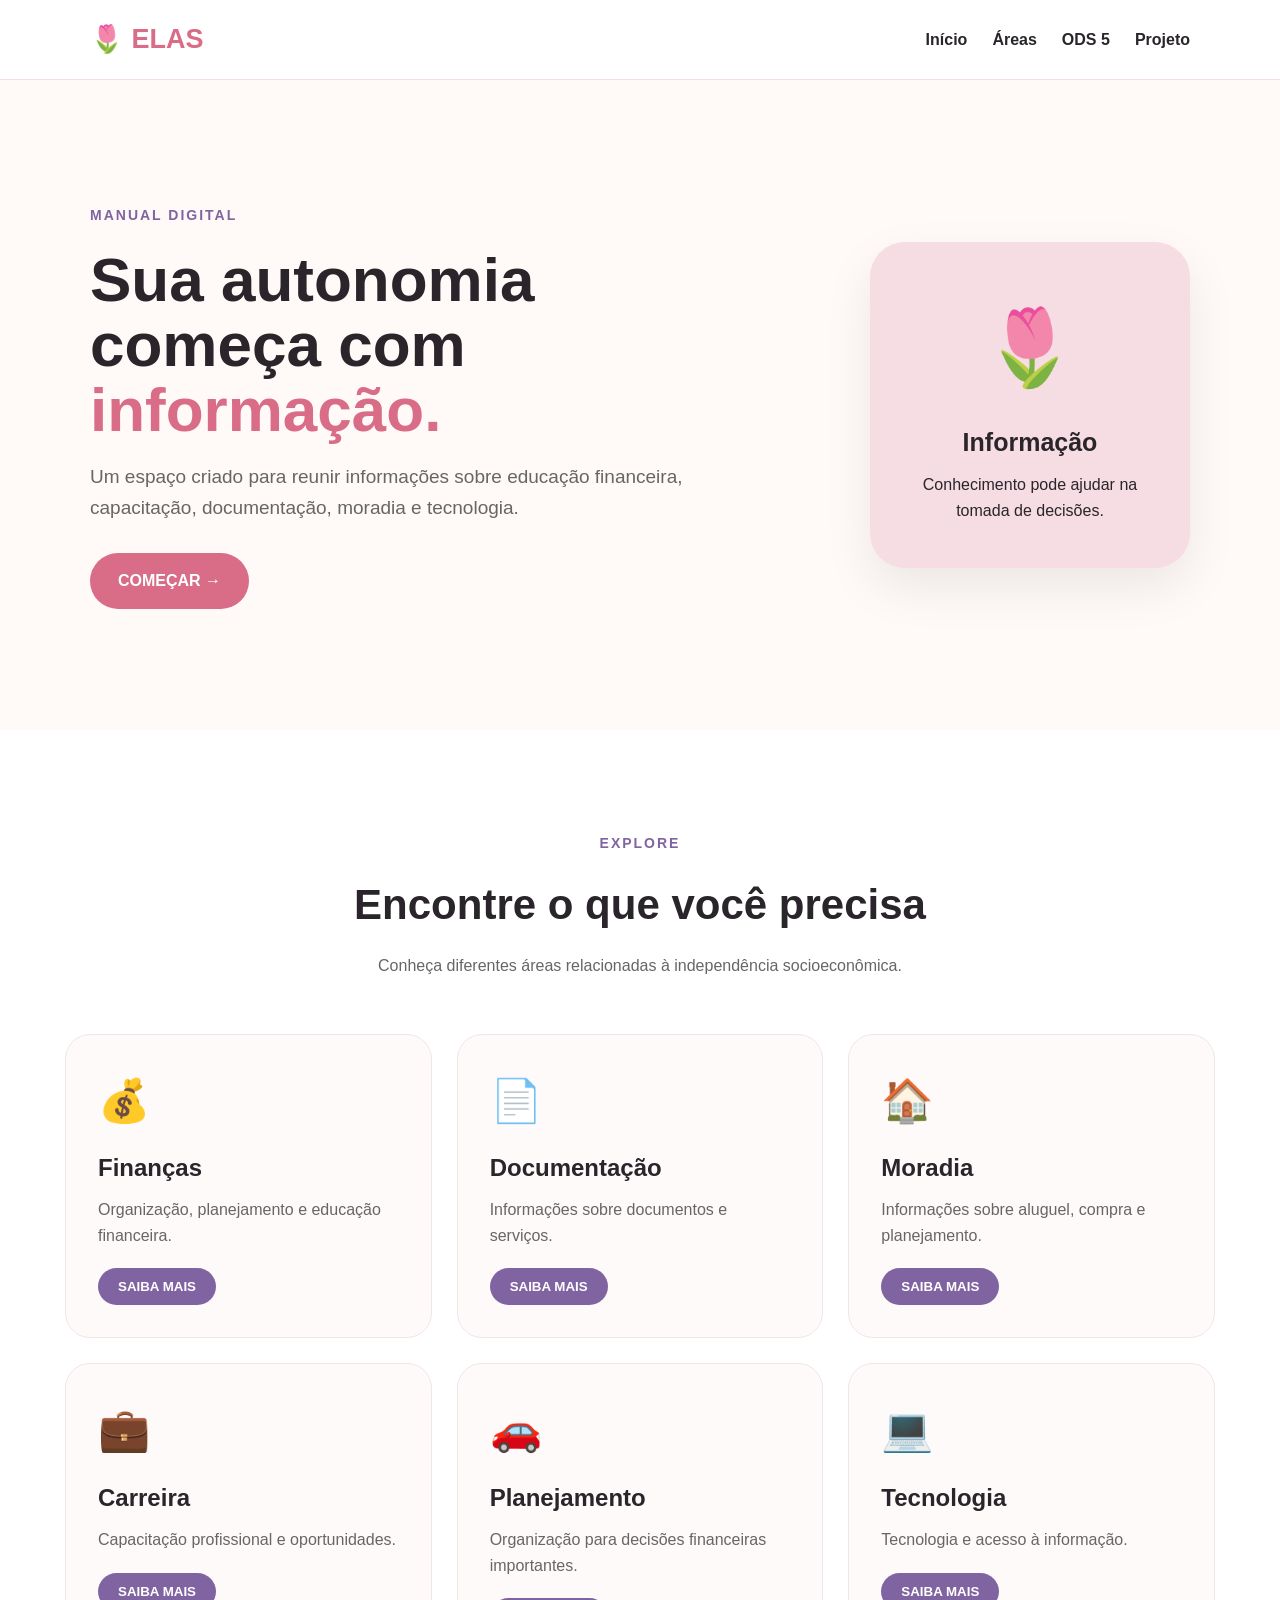
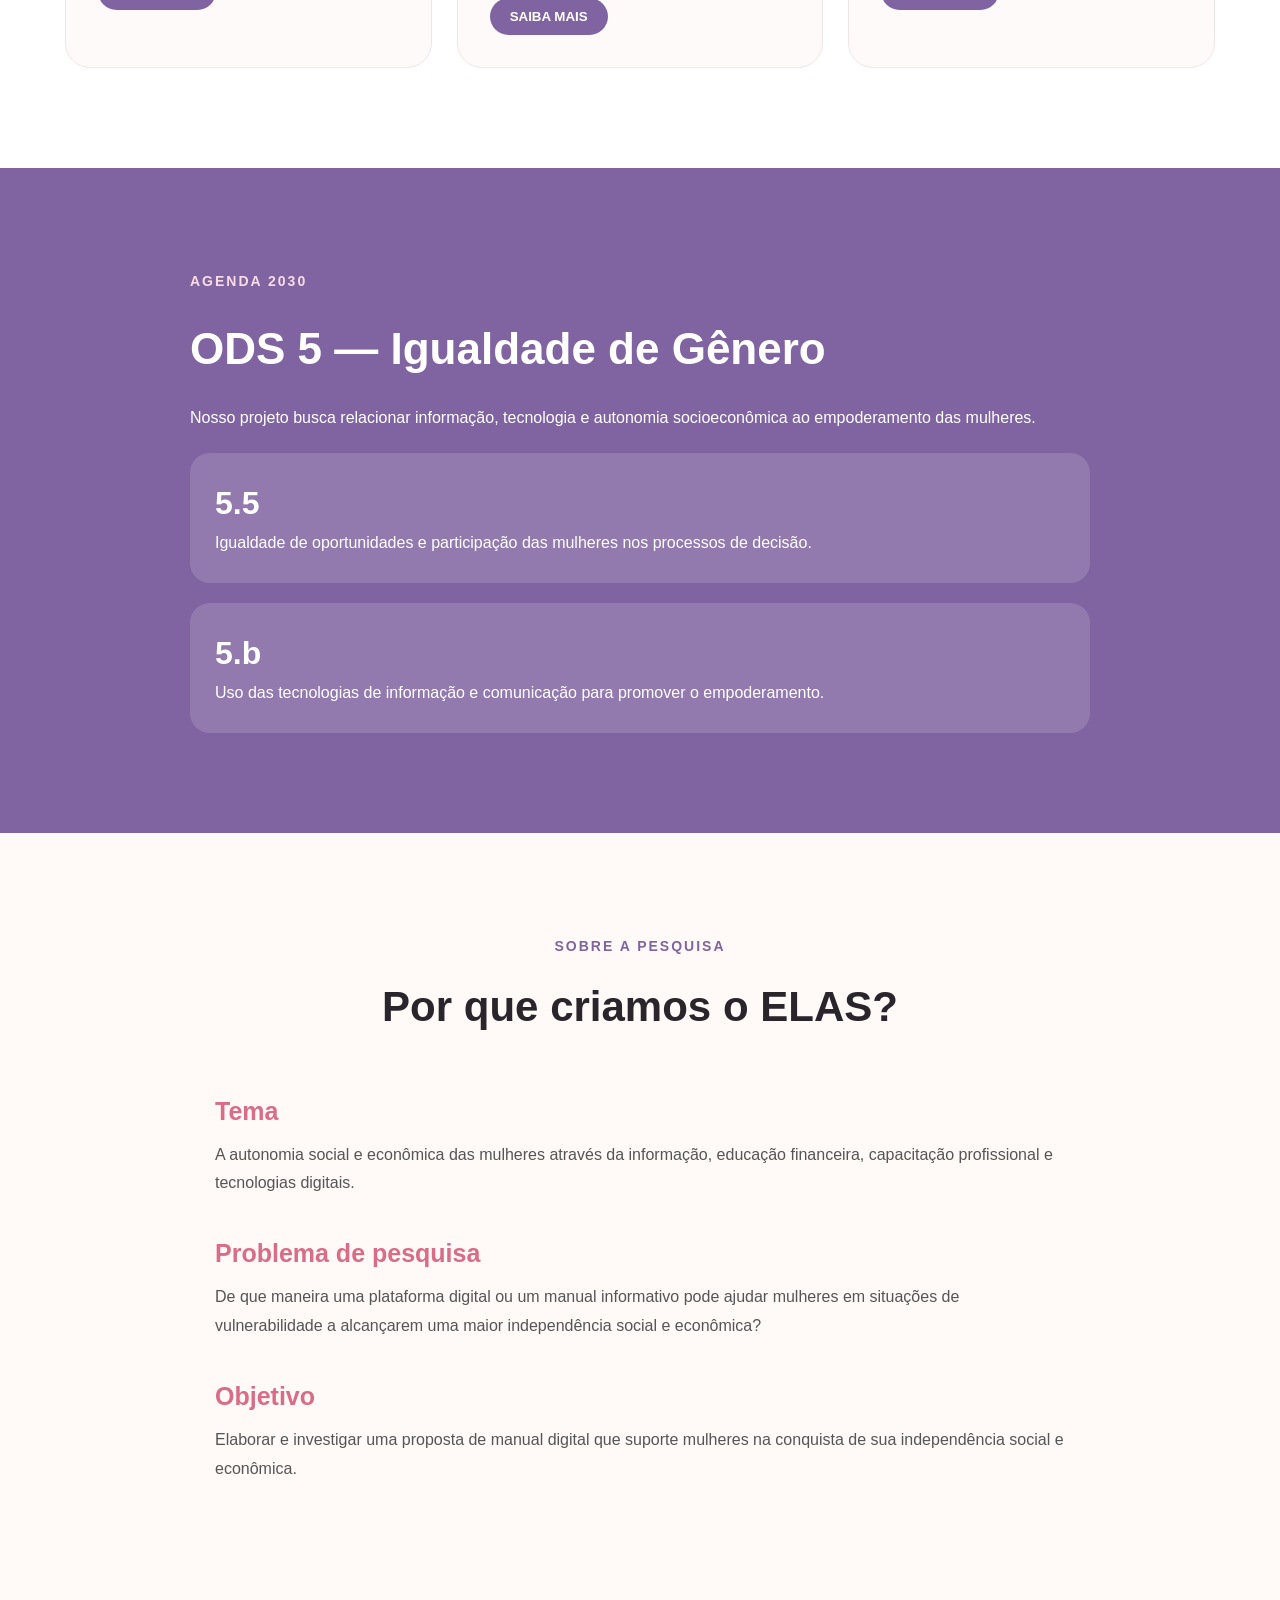
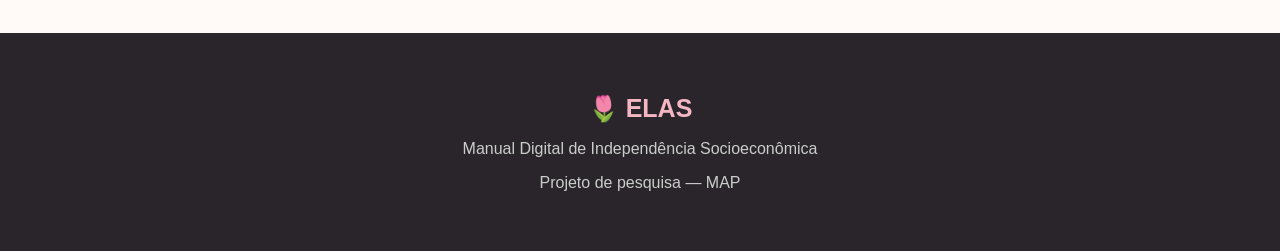
<file: index.html>
<!DOCTYPE html>
<html lang="pt-BR">

<head>
    <meta charset="UTF-8">
    <meta name="viewport" content="width=device-width, initial-scale=1.0">

    <title>ELAS | Independência Socioeconômica</title>

    <link rel="stylesheet" href="style.css">
</head>

<body>

    <header>
        <nav class="navbar">

            <div class="logo">
                🌷 ELAS
            </div>

            <div class="menu">
                <a href="#inicio">Início</a>
                <a href="#areas">Áreas</a>
                <a href="#ods">ODS 5</a>
                <a href="#projeto">Projeto</a>
            </div>

        </nav>
    </header>


    <main>

        <section id="inicio" class="hero">

            <div class="hero-text">

                <span class="tag">
                    MANUAL DIGITAL
                </span>

                <h1>
                    Sua autonomia
                    começa com
                    <span>informação.</span>
                </h1>

                <p>
                    Um espaço criado para reunir informações
                    sobre educação financeira, capacitação,
                    documentação, moradia e tecnologia.
                </p>

                <a href="#areas" class="button">
                    COMEÇAR →
                </a>

            </div>

            <div class="hero-card">

                <div class="flower">
                    🌷
                </div>

                <h3>
                    Informação
                </h3>

                <p>
                    Conhecimento pode ajudar
                    na tomada de decisões.
                </p>

            </div>

        </section>


        <section id="areas" class="areas">

            <div class="section-title">

                <span>EXPLORE</span>

                <h2>
                    Encontre o que você precisa
                </h2>

                <p>
                    Conheça diferentes áreas relacionadas
                    à independência socioeconômica.
                </p>

            </div>


            <div class="cards">

                <article class="card">

                    <div class="icon">💰</div>

                    <h3>Finanças</h3>

                    <p>
                        Organização, planejamento
                        e educação financeira.
                    </p>

                    <button onclick="mostrarMensagem('Finanças')">
                        SAIBA MAIS
                    </button>

                </article>


                <article class="card">

                    <div class="icon">📄</div>

                    <h3>Documentação</h3>

                    <p>
                        Informações sobre documentos
                        e serviços.
                    </p>

                    <button onclick="mostrarMensagem('Documentação')">
                        SAIBA MAIS
                    </button>

                </article>


                <article class="card">

                    <div class="icon">🏠</div>

                    <h3>Moradia</h3>

                    <p>
                        Informações sobre aluguel,
                        compra e planejamento.
                    </p>

                    <button onclick="mostrarMensagem('Moradia')">
                        SAIBA MAIS
                    </button>

                </article>


                <article class="card">

                    <div class="icon">💼</div>

                    <h3>Carreira</h3>

                    <p>
                        Capacitação profissional
                        e oportunidades.
                    </p>

                    <button onclick="mostrarMensagem('Carreira')">
                        SAIBA MAIS
                    </button>

                </article>


                <article class="card">

                    <div class="icon">🚗</div>

                    <h3>Planejamento</h3>

                    <p>
                        Organização para decisões
                        financeiras importantes.
                    </p>

                    <button onclick="mostrarMensagem('Planejamento')">
                        SAIBA MAIS
                    </button>

                </article>


                <article class="card">

                    <div class="icon">💻</div>

                    <h3>Tecnologia</h3>

                    <p>
                        Tecnologia e acesso
                        à informação.
                    </p>

                    <button onclick="mostrarMensagem('Tecnologia')">
                        SAIBA MAIS
                    </button>

                </article>

            </div>

        </section>


        <section id="ods" class="ods">

            <div>

                <span class="tag">
                    AGENDA 2030
                </span>

                <h2>
                    ODS 5 — Igualdade de Gênero
                </h2>

                <p>
                    Nosso projeto busca relacionar informação,
                    tecnologia e autonomia socioeconômica
                    ao empoderamento das mulheres.
                </p>

                <div class="ods-box">

                    <strong>5.5</strong>

                    <p>
                        Igualdade de oportunidades e participação
                        das mulheres nos processos de decisão.
                    </p>

                </div>

                <div class="ods-box">

                    <strong>5.b</strong>

                    <p>
                        Uso das tecnologias de informação e
                        comunicação para promover o empoderamento.
                    </p>

                </div>

            </div>

        </section>


        <section id="projeto" class="project">

            <div class="section-title">

                <span>SOBRE A PESQUISA</span>

                <h2>
                    Por que criamos o ELAS?
                </h2>

            </div>


            <div class="project-text">

                <h3> Tema </h3>

                <p>
                    A autonomia social e econômica das mulheres
                    através da informação, educação financeira,
                    capacitação profissional e tecnologias digitais.
                </p>


                <h3> Problema de pesquisa </h3>

                <p>
                    De que maneira uma plataforma digital ou
                    um manual informativo pode ajudar mulheres
                    em situações de vulnerabilidade a alcançarem
                    uma maior independência social e econômica?
                </p>


                <h3> Objetivo </h3>

                <p>
                    Elaborar e investigar uma proposta de manual
                    digital que suporte mulheres na conquista
                    de sua independência social e econômica.
                </p>

            </div>

        </section>

    </main>


    <footer>

        <h3>🌷 ELAS</h3>

        <p>
            Manual Digital de Independência Socioeconômica
        </p>

        <p>
            Projeto de pesquisa — MAP
        </p>

    </footer>


    <script src="script.js"></script>

</body>

</html>
</file>
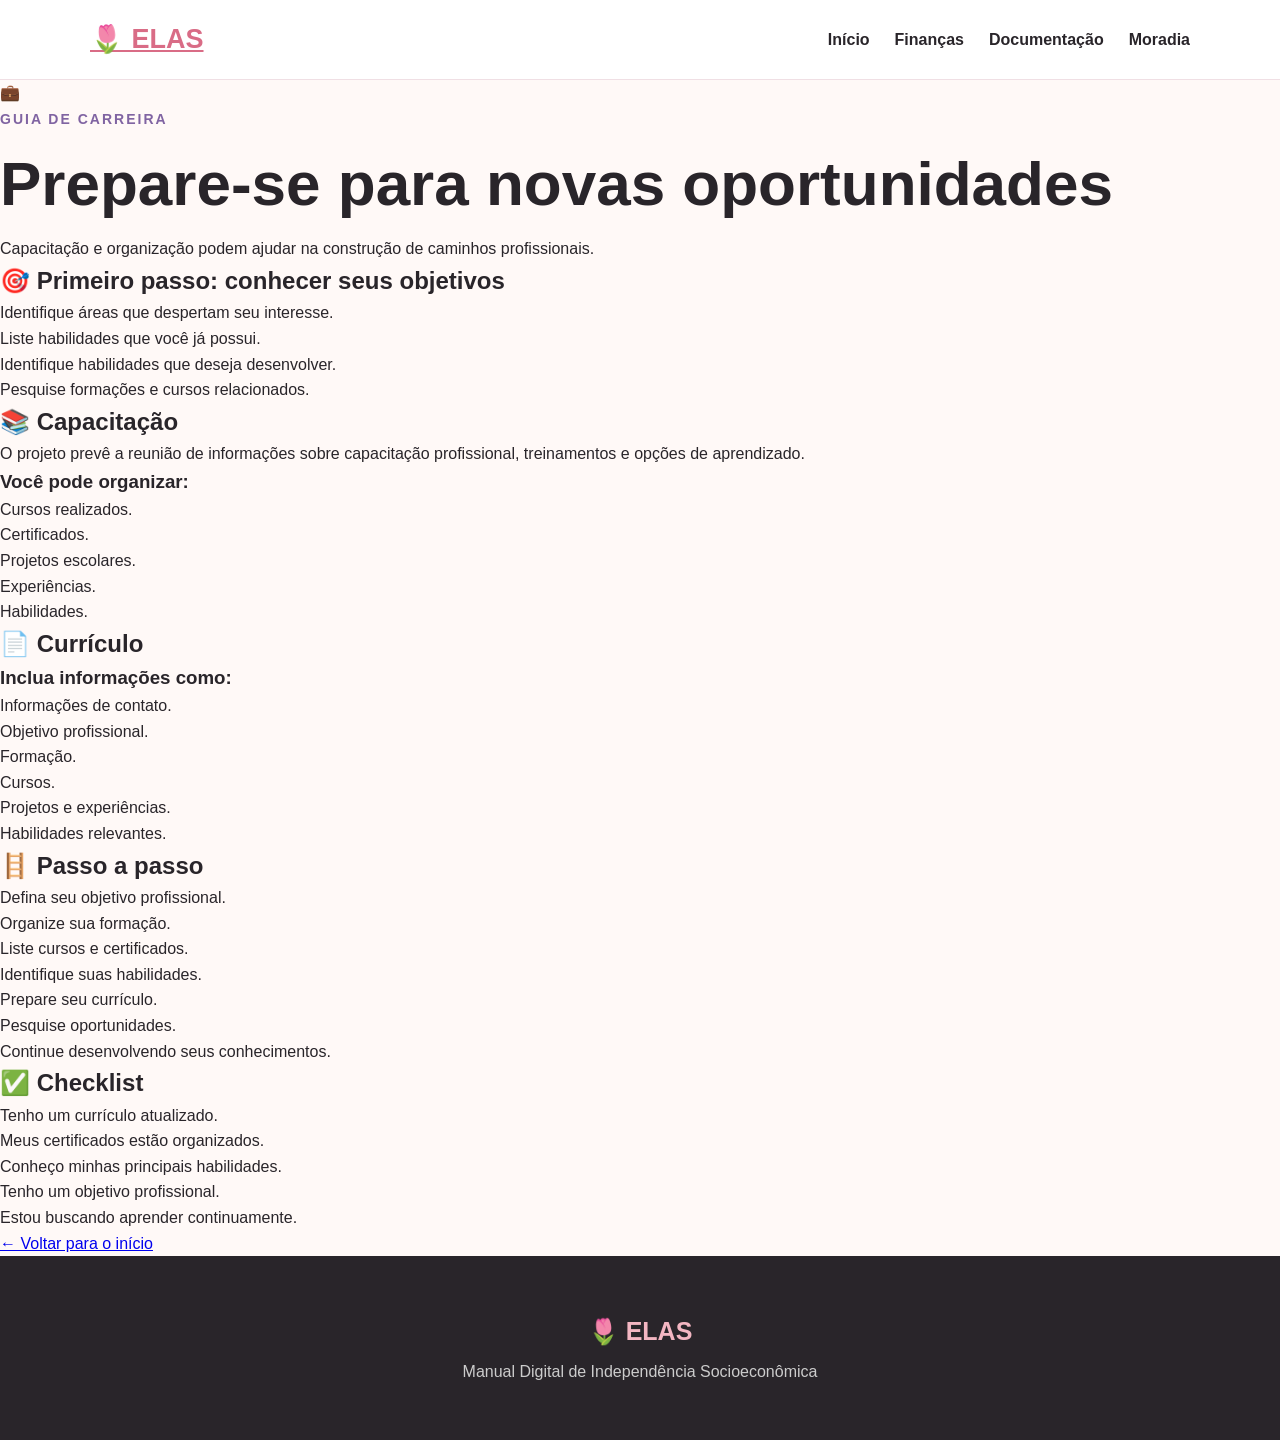
<file: carreira.html>
<!DOCTYPE html>
<html lang="pt-BR">

<head>
<meta charset="UTF-8">
<meta name="viewport" content="width=device-width, initial-scale=1.0">
<title>ELAS | Carreira</title>
<link rel="stylesheet" href="style.css">
</head>

<body>

<header>
<nav class="navbar">

<a href="index.html" class="logo">🌷 ELAS</a>

<div class="menu">
<a href="index.html">Início</a>
<a href="financas.html">Finanças</a>
<a href="documentacao.html">Documentação</a>
<a href="moradia.html">Moradia</a>
</div>

</nav>
</header>


<section class="page-hero">

<div class="icon-large">💼</div>

<span class="tag">GUIA DE CARREIRA</span>

<h1>Prepare-se para novas oportunidades</h1>

<p>
Capacitação e organização podem ajudar na construção
de caminhos profissionais.
</p>

</section>


<main class="guide">

<section class="guide-section">

<h2>🎯 Primeiro passo: conhecer seus objetivos</h2>

<ul>

<li>Identifique áreas que despertam seu interesse.</li>

<li>Liste habilidades que você já possui.</li>

<li>Identifique habilidades que deseja desenvolver.</li>

<li>Pesquise formações e cursos relacionados.</li>

</ul>

</section>


<section class="guide-section">

<h2>📚 Capacitação</h2>

<p>
O projeto prevê a reunião de informações sobre
capacitação profissional, treinamentos e opções
de aprendizado. 
</p>

<h3>Você pode organizar:</h3>

<ul>

<li>Cursos realizados.</li>

<li>Certificados.</li>

<li>Projetos escolares.</li>

<li>Experiências.</li>

<li>Habilidades.</li>

</ul>

</section>


<section class="guide-section">

<h2>📄 Currículo</h2>

<h3>Inclua informações como:</h3>

<ul>

<li>Informações de contato.</li>

<li>Objetivo profissional.</li>

<li>Formação.</li>

<li>Cursos.</li>

<li>Projetos e experiências.</li>

<li>Habilidades relevantes.</li>

</ul>

</section>


<section class="guide-section">

<h2>🪜 Passo a passo</h2>

<ol>

<li>Defina seu objetivo profissional.</li>

<li>Organize sua formação.</li>

<li>Liste cursos e certificados.</li>

<li>Identifique suas habilidades.</li>

<li>Prepare seu currículo.</li>

<li>Pesquise oportunidades.</li>

<li>Continue desenvolvendo seus conhecimentos.</li>

</ol>

</section>


<section class="guide-section">

<h2>✅ Checklist</h2>

<ul class="checklist">

<li>Tenho um currículo atualizado.</li>

<li>Meus certificados estão organizados.</li>

<li>Conheço minhas principais habilidades.</li>

<li>Tenho um objetivo profissional.</li>

<li>Estou buscando aprender continuamente.</li>

</ul>

</section>


<a href="index.html" class="back-button">
← Voltar para o início
</a>

</main>


<footer>
<h3>🌷 ELAS</h3>
<p>Manual Digital de Independência Socioeconômica</p>
</footer>

</body>
</html>
</file>
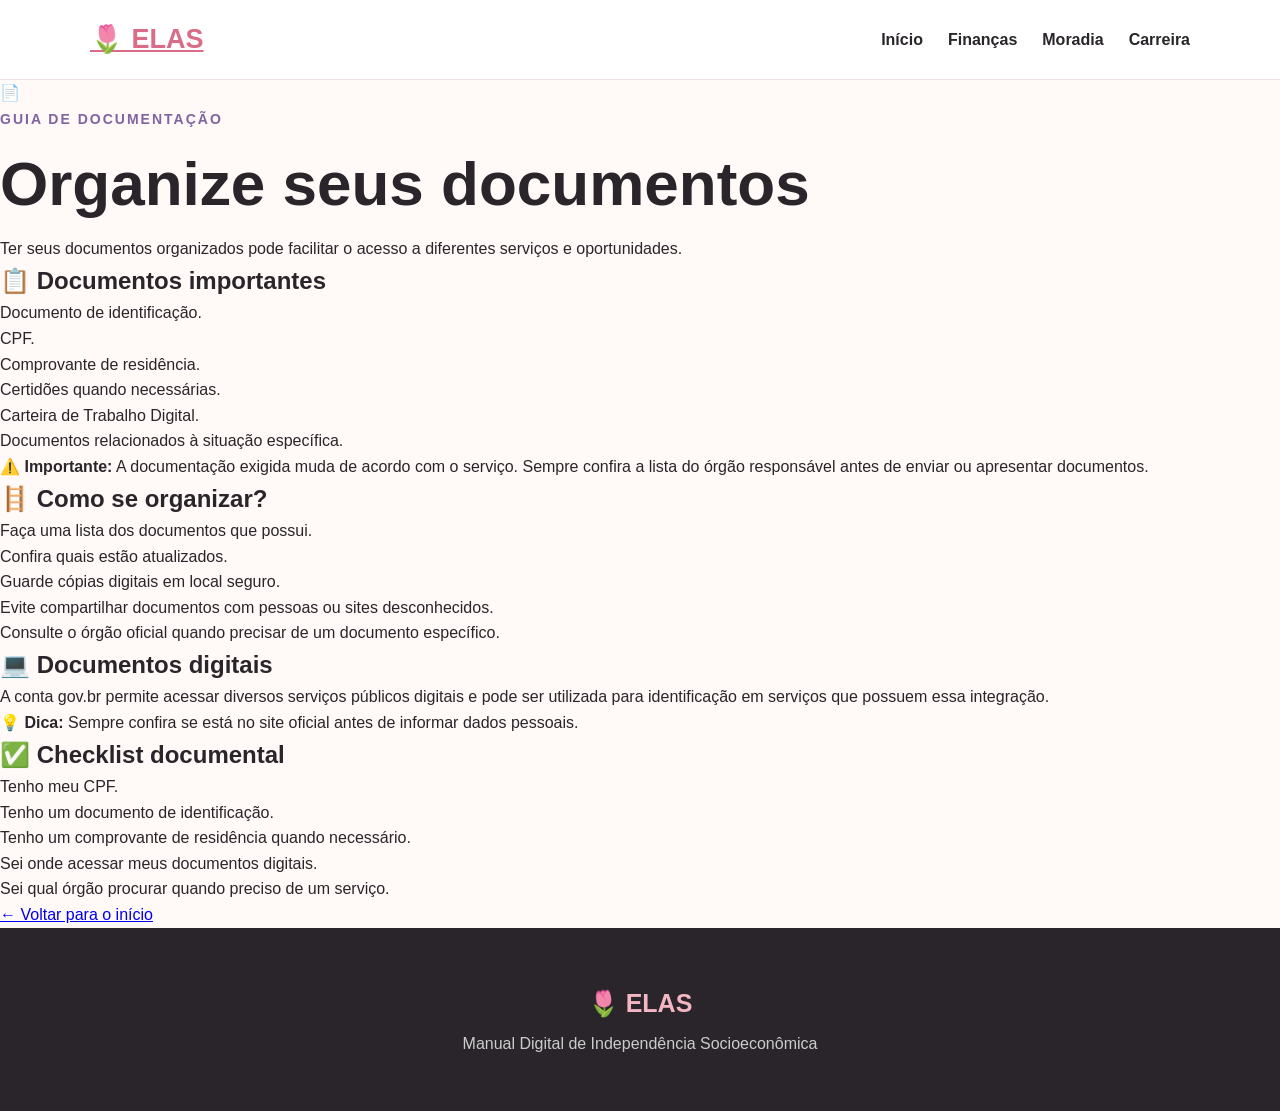
<file: documentacao.html>
<!DOCTYPE html>
<html lang="pt-BR">

<head>
<meta charset="UTF-8">
<meta name="viewport" content="width=device-width, initial-scale=1.0">
<title>ELAS | Documentação</title>
<link rel="stylesheet" href="style.css">
</head>

<body>

<header>
<nav class="navbar">

<a href="index.html" class="logo">🌷 ELAS</a>

<div class="menu">
<a href="index.html">Início</a>
<a href="financas.html">Finanças</a>
<a href="moradia.html">Moradia</a>
<a href="carreira.html">Carreira</a>
</div>

</nav>
</header>


<section class="page-hero">

<div class="icon-large">📄</div>

<span class="tag">GUIA DE DOCUMENTAÇÃO</span>

<h1>Organize seus documentos</h1>

<p>
Ter seus documentos organizados pode facilitar
o acesso a diferentes serviços e oportunidades.
</p>

</section>


<main class="guide">

<section class="guide-section">

<h2>📋 Documentos importantes</h2>

<ul class="checklist">

<li>Documento de identificação.</li>

<li>CPF.</li>

<li>Comprovante de residência.</li>

<li>Certidões quando necessárias.</li>

<li>Carteira de Trabalho Digital.</li>

<li>Documentos relacionados à situação específica.</li>

</ul>

<div class="alert-box">
<strong>⚠️ Importante:</strong>
A documentação exigida muda de acordo com o serviço.
Sempre confira a lista do órgão responsável antes de
enviar ou apresentar documentos.
</div>

</section>


<section class="guide-section">

<h2>🪜 Como se organizar?</h2>

<ol>

<li>Faça uma lista dos documentos que possui.</li>

<li>Confira quais estão atualizados.</li>

<li>Guarde cópias digitais em local seguro.</li>

<li>Evite compartilhar documentos com pessoas ou sites desconhecidos.</li>

<li>Consulte o órgão oficial quando precisar de um documento específico.</li>

</ol>

</section>


<section class="guide-section">

<h2>💻 Documentos digitais</h2>

<p>
A conta gov.br permite acessar diversos serviços públicos
digitais e pode ser utilizada para identificação em serviços
que possuem essa integração.
</p>

<div class="tip-box">
<strong>💡 Dica:</strong>
Sempre confira se está no site oficial antes de informar
dados pessoais.
</div>

</section>


<section class="guide-section">

<h2>✅ Checklist documental</h2>

<ul class="checklist">

<li>Tenho meu CPF.</li>

<li>Tenho um documento de identificação.</li>

<li>Tenho um comprovante de residência quando necessário.</li>

<li>Sei onde acessar meus documentos digitais.</li>

<li>Sei qual órgão procurar quando preciso de um serviço.</li>

</ul>

</section>


<a href="index.html" class="back-button">
← Voltar para o início
</a>

</main>


<footer>
<h3>🌷 ELAS</h3>
<p>Manual Digital de Independência Socioeconômica</p>
</footer>

</body>
</html>
</file>
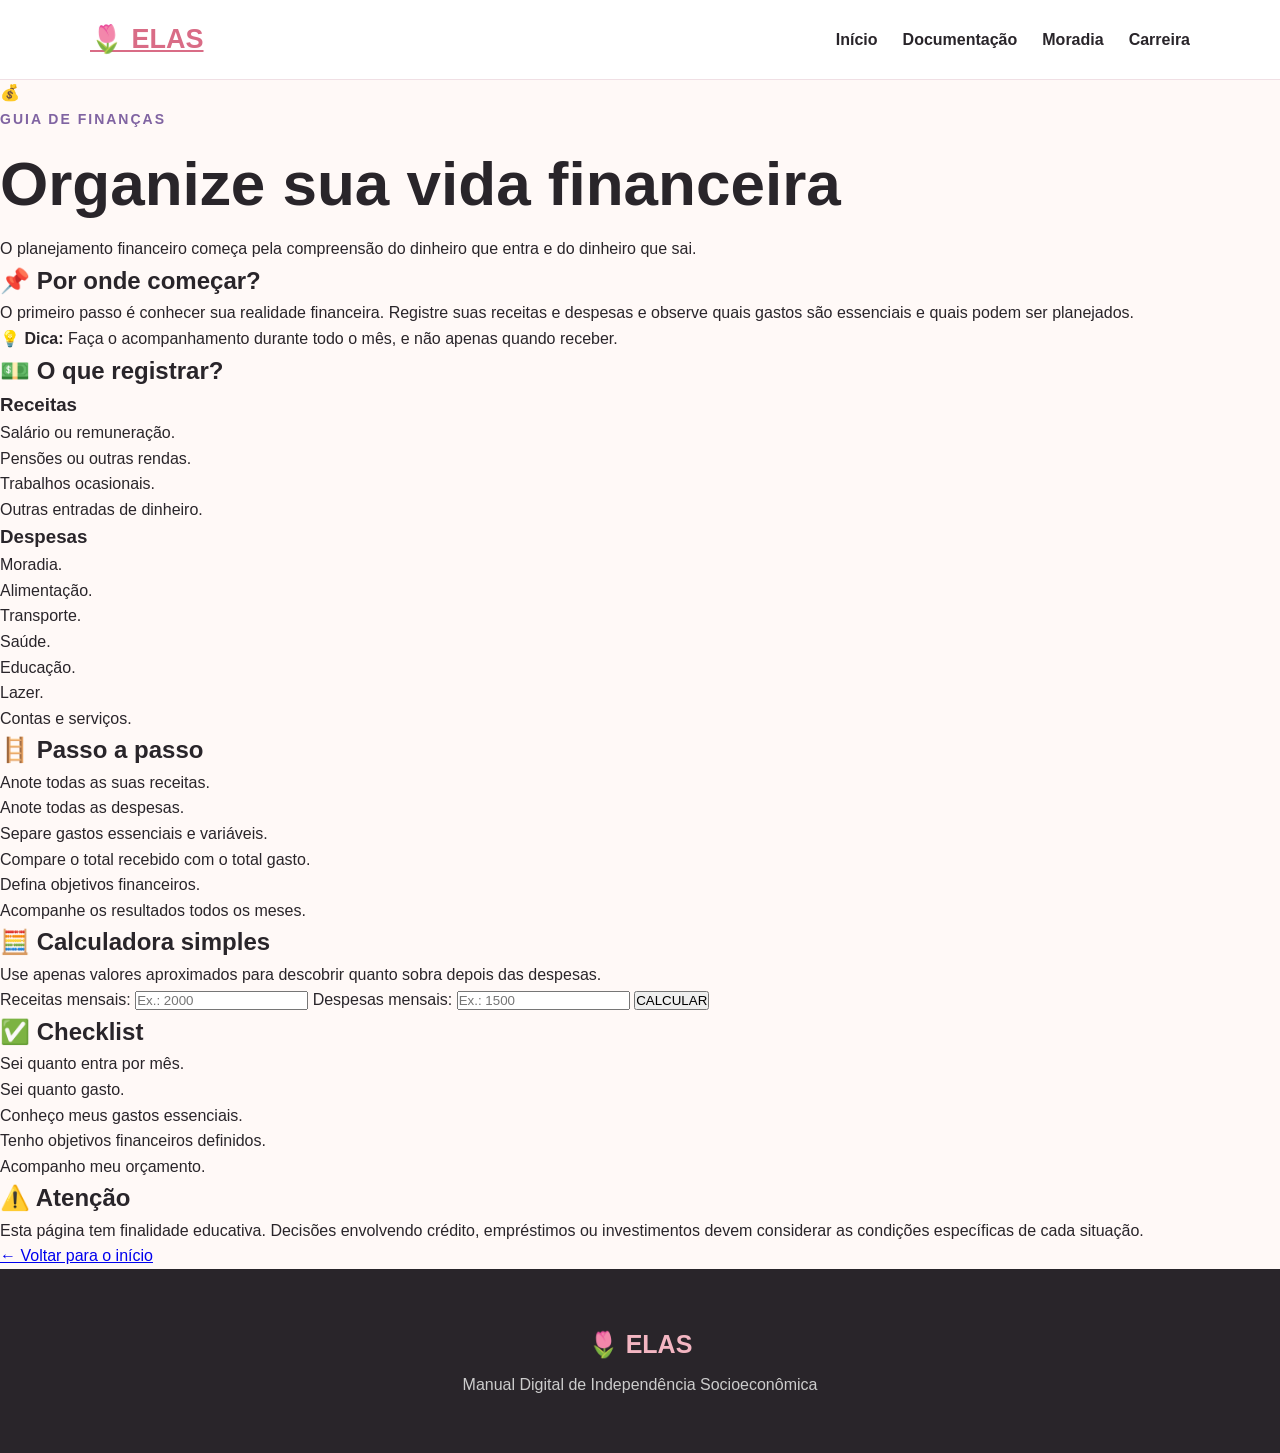
<file: financas.html>
<!DOCTYPE html>
<html lang="pt-BR">

<head>
<meta charset="UTF-8">
<meta name="viewport" content="width=device-width, initial-scale=1.0">
<title>ELAS | Finanças</title>
<link rel="stylesheet" href="style.css">
</head>

<body>

<header>
<nav class="navbar">
<a href="index.html" class="logo">🌷 ELAS</a>

<div class="menu">
<a href="index.html">Início</a>
<a href="documentacao.html">Documentação</a>
<a href="moradia.html">Moradia</a>
<a href="carreira.html">Carreira</a>
</div>
</nav>
</header>

<section class="page-hero">

<div class="icon-large">💰</div>

<span class="tag">GUIA DE FINANÇAS</span>

<h1>Organize sua vida financeira</h1>

<p>
O planejamento financeiro começa pela compreensão
do dinheiro que entra e do dinheiro que sai.
</p>

</section>


<main class="guide">

<section class="guide-section">

<h2>📌 Por onde começar?</h2>

<p>
O primeiro passo é conhecer sua realidade financeira.
Registre suas receitas e despesas e observe quais gastos
são essenciais e quais podem ser planejados.
</p>

<div class="tip-box">
<strong>💡 Dica:</strong>
Faça o acompanhamento durante todo o mês,
e não apenas quando receber.
</div>

</section>


<section class="guide-section">

<h2>💵 O que registrar?</h2>

<h3>Receitas</h3>

<ul>
<li>Salário ou remuneração.</li>
<li>Pensões ou outras rendas.</li>
<li>Trabalhos ocasionais.</li>
<li>Outras entradas de dinheiro.</li>
</ul>

<h3>Despesas</h3>

<ul>
<li>Moradia.</li>
<li>Alimentação.</li>
<li>Transporte.</li>
<li>Saúde.</li>
<li>Educação.</li>
<li>Lazer.</li>
<li>Contas e serviços.</li>
</ul>

</section>


<section class="guide-section">

<h2>🪜 Passo a passo</h2>

<ol>

<li>Anote todas as suas receitas.</li>

<li>Anote todas as despesas.</li>

<li>Separe gastos essenciais e variáveis.</li>

<li>Compare o total recebido com o total gasto.</li>

<li>Defina objetivos financeiros.</li>

<li>Acompanhe os resultados todos os meses.</li>

</ol>

</section>


<section class="guide-section">

<h2>🧮 Calculadora simples</h2>

<p>
Use apenas valores aproximados para descobrir
quanto sobra depois das despesas.
</p>

<div class="calculator">

<label>Receitas mensais:</label>

<input type="number" id="receitas" placeholder="Ex.: 2000">

<label>Despesas mensais:</label>

<input type="number" id="despesas" placeholder="Ex.: 1500">

<button onclick="calcularSaldo()">
CALCULAR
</button>

<div id="resultado" class="resultado"></div>

</div>

</section>


<section class="guide-section">

<h2>✅ Checklist</h2>

<ul class="checklist">

<li>Sei quanto entra por mês.</li>

<li>Sei quanto gasto.</li>

<li>Conheço meus gastos essenciais.</li>

<li>Tenho objetivos financeiros definidos.</li>

<li>Acompanho meu orçamento.</li>

</ul>

</section>


<section class="guide-section">

<h2>⚠️ Atenção</h2>

<p>
Esta página tem finalidade educativa. Decisões envolvendo
crédito, empréstimos ou investimentos devem considerar
as condições específicas de cada situação.
</p>

</section>

<a href="index.html" class="back-button">
← Voltar para o início
</a>

</main>


<footer>
<h3>🌷 ELAS</h3>
<p>Manual Digital de Independência Socioeconômica</p>
</footer>

<script src="script.js"></script>

</body>
</html>
</file>
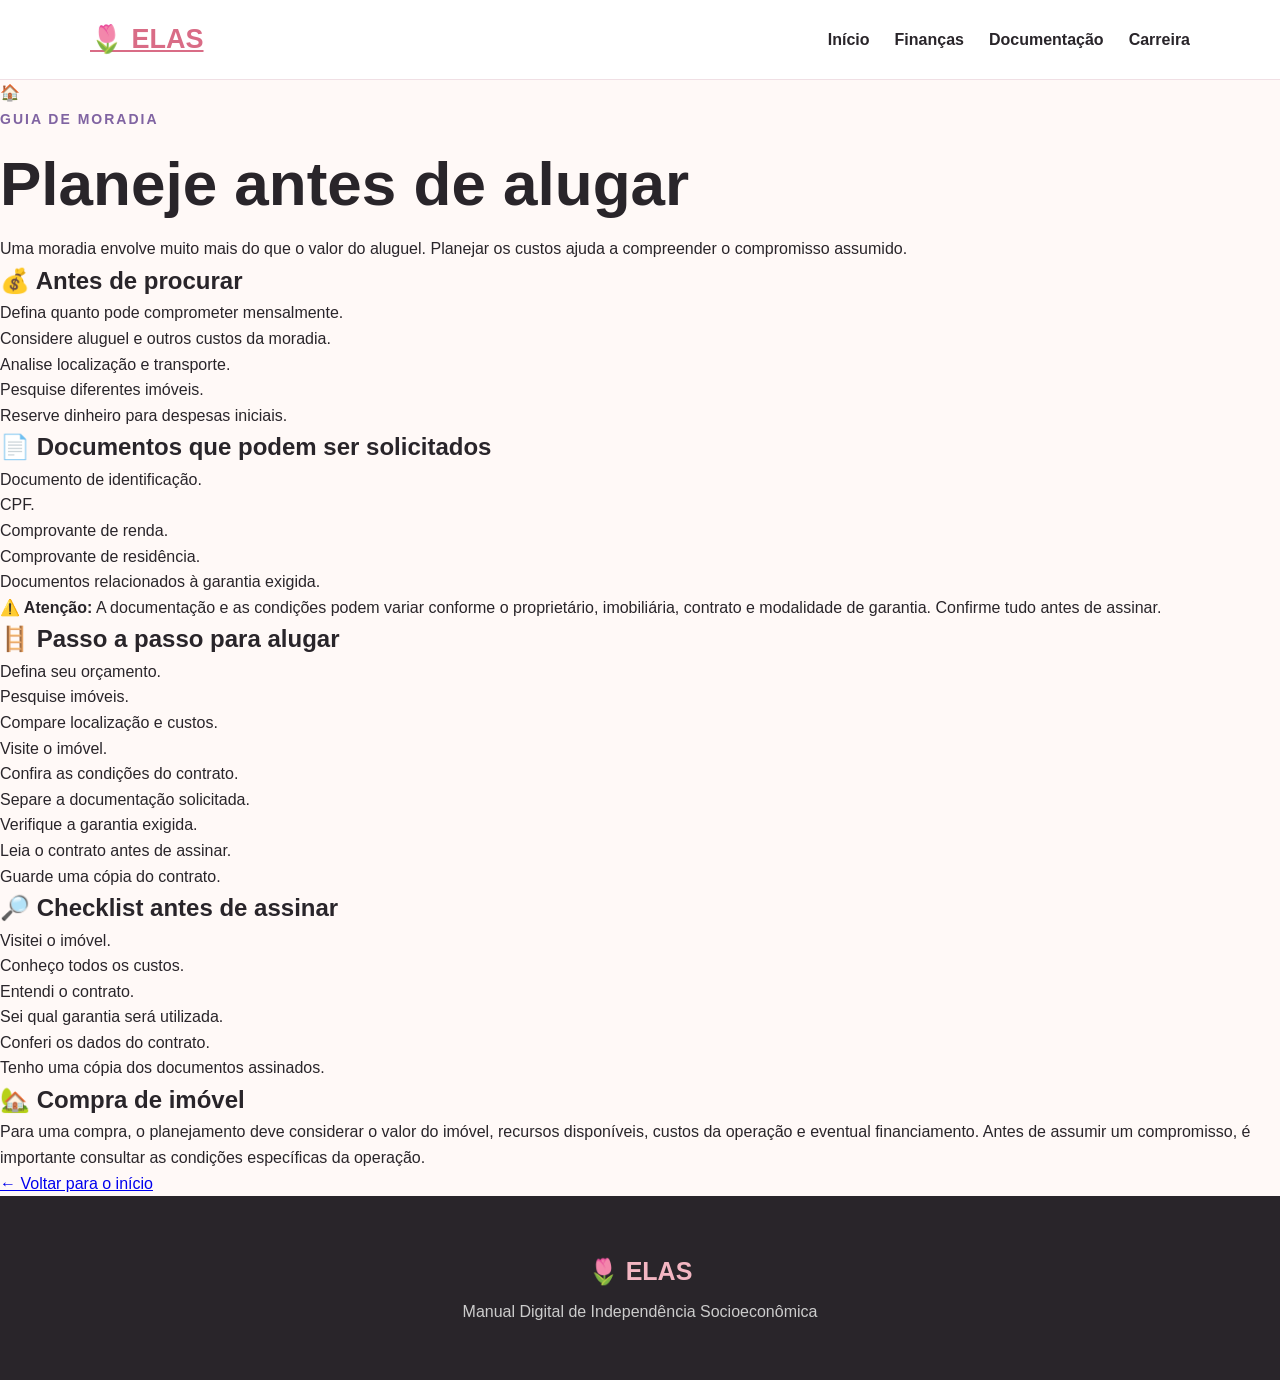
<file: moradia.html>
<!DOCTYPE html>
<html lang="pt-BR">

<head>
<meta charset="UTF-8">
<meta name="viewport" content="width=device-width, initial-scale=1.0">
<title>ELAS | Moradia</title>
<link rel="stylesheet" href="style.css">
</head>

<body>

<header>
<nav class="navbar">

<a href="index.html" class="logo">🌷 ELAS</a>

<div class="menu">
<a href="index.html">Início</a>
<a href="financas.html">Finanças</a>
<a href="documentacao.html">Documentação</a>
<a href="carreira.html">Carreira</a>
</div>

</nav>
</header>


<section class="page-hero">

<div class="icon-large">🏠</div>

<span class="tag">GUIA DE MORADIA</span>

<h1>Planeje antes de alugar</h1>

<p>
Uma moradia envolve muito mais do que o valor do aluguel.
Planejar os custos ajuda a compreender o compromisso assumido.
</p>

</section>


<main class="guide">

<section class="guide-section">

<h2>💰 Antes de procurar</h2>

<ul>

<li>Defina quanto pode comprometer mensalmente.</li>

<li>Considere aluguel e outros custos da moradia.</li>

<li>Analise localização e transporte.</li>

<li>Pesquise diferentes imóveis.</li>

<li>Reserve dinheiro para despesas iniciais.</li>

</ul>

</section>


<section class="guide-section">

<h2>📄 Documentos que podem ser solicitados</h2>

<ul class="checklist">

<li>Documento de identificação.</li>

<li>CPF.</li>

<li>Comprovante de renda.</li>

<li>Comprovante de residência.</li>

<li>Documentos relacionados à garantia exigida.</li>

</ul>

<div class="alert-box">

<strong>⚠️ Atenção:</strong>

A documentação e as condições podem variar conforme
o proprietário, imobiliária, contrato e modalidade
de garantia. Confirme tudo antes de assinar.

</div>

</section>


<section class="guide-section">

<h2>🪜 Passo a passo para alugar</h2>

<ol>

<li>Defina seu orçamento.</li>

<li>Pesquise imóveis.</li>

<li>Compare localização e custos.</li>

<li>Visite o imóvel.</li>

<li>Confira as condições do contrato.</li>

<li>Separe a documentação solicitada.</li>

<li>Verifique a garantia exigida.</li>

<li>Leia o contrato antes de assinar.</li>

<li>Guarde uma cópia do contrato.</li>

</ol>

</section>


<section class="guide-section">

<h2>🔎 Checklist antes de assinar</h2>

<ul class="checklist">

<li>Visitei o imóvel.</li>

<li>Conheço todos os custos.</li>

<li>Entendi o contrato.</li>

<li>Sei qual garantia será utilizada.</li>

<li>Conferi os dados do contrato.</li>

<li>Tenho uma cópia dos documentos assinados.</li>

</ul>

</section>


<section class="guide-section">

<h2>🏡 Compra de imóvel</h2>

<p>
Para uma compra, o planejamento deve considerar o valor
do imóvel, recursos disponíveis, custos da operação e
eventual financiamento. Antes de assumir um compromisso,
é importante consultar as condições específicas da operação.
</p>

</section>


<a href="index.html" class="back-button">
← Voltar para o início
</a>

</main>


<footer>
<h3>🌷 ELAS</h3>
<p>Manual Digital de Independência Socioeconômica</p>
</footer>

</body>
</html>
</file>
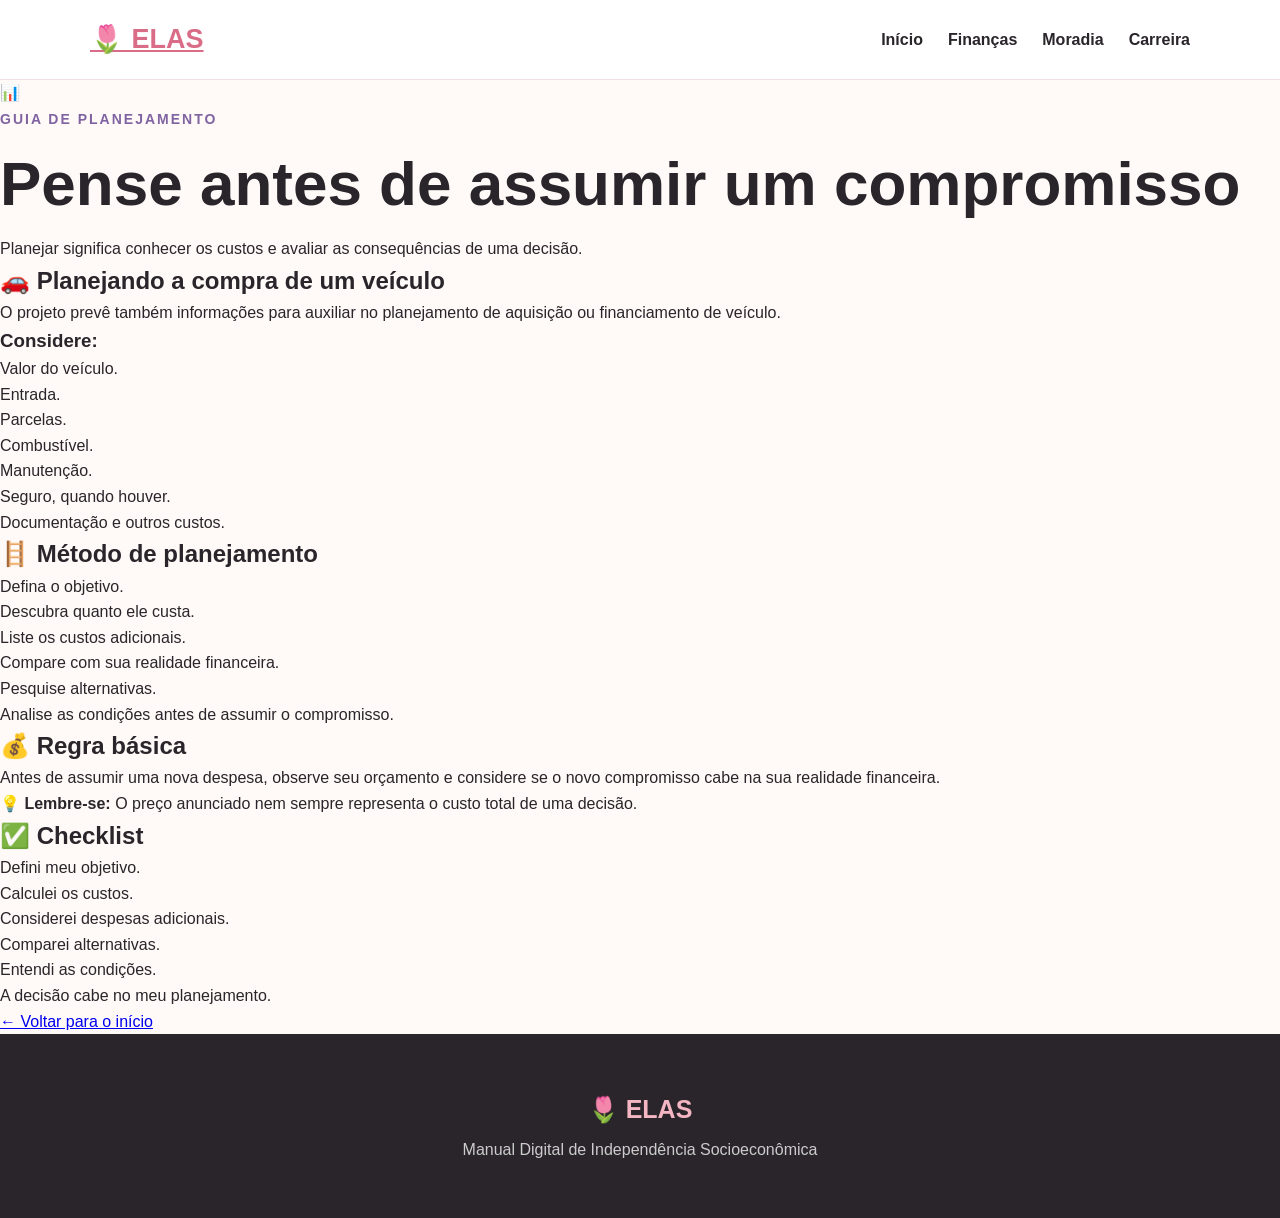
<file: planejamento.html>
<!DOCTYPE html>
<html lang="pt-BR">

<head>
<meta charset="UTF-8">
<meta name="viewport" content="width=device-width, initial-scale=1.0">
<title>ELAS | Planejamento</title>
<link rel="stylesheet" href="style.css">
</head>

<body>

<header>
<nav class="navbar">

<a href="index.html" class="logo">🌷 ELAS</a>

<div class="menu">
<a href="index.html">Início</a>
<a href="financas.html">Finanças</a>
<a href="moradia.html">Moradia</a>
<a href="carreira.html">Carreira</a>
</div>

</nav>
</header>


<section class="page-hero">

<div class="icon-large">📊</div>

<span class="tag">GUIA DE PLANEJAMENTO</span>

<h1>Pense antes de assumir um compromisso</h1>

<p>
Planejar significa conhecer os custos e avaliar
as consequências de uma decisão.
</p>

</section>


<main class="guide">

<section class="guide-section">

<h2>🚗 Planejando a compra de um veículo</h2>

<p>
O projeto prevê também informações para auxiliar
no planejamento de aquisição ou financiamento de veículo.
</p>

<h3>Considere:</h3>

<ul>

<li>Valor do veículo.</li>

<li>Entrada.</li>

<li>Parcelas.</li>

<li>Combustível.</li>

<li>Manutenção.</li>

<li>Seguro, quando houver.</li>

<li>Documentação e outros custos.</li>

</ul>

</section>


<section class="guide-section">

<h2>🪜 Método de planejamento</h2>

<ol>

<li>Defina o objetivo.</li>

<li>Descubra quanto ele custa.</li>

<li>Liste os custos adicionais.</li>

<li>Compare com sua realidade financeira.</li>

<li>Pesquise alternativas.</li>

<li>Analise as condições antes de assumir o compromisso.</li>

</ol>

</section>


<section class="guide-section">

<h2>💰 Regra básica</h2>

<p>
Antes de assumir uma nova despesa, observe seu orçamento
e considere se o novo compromisso cabe na sua realidade
financeira.
</p>

<div class="tip-box">

<strong>💡 Lembre-se:</strong>

O preço anunciado nem sempre representa o custo total
de uma decisão.

</div>

</section>


<section class="guide-section">

<h2>✅ Checklist</h2>

<ul class="checklist">

<li>Defini meu objetivo.</li>

<li>Calculei os custos.</li>

<li>Considerei despesas adicionais.</li>

<li>Comparei alternativas.</li>

<li>Entendi as condições.</li>

<li>A decisão cabe no meu planejamento.</li>

</ul>

</section>


<a href="index.html" class="back-button">
← Voltar para o início
</a>

</main>


<footer>
<h3>🌷 ELAS</h3>
<p>Manual Digital de Independência Socioeconômica</p>
</footer>

</body>
</html>
</file>
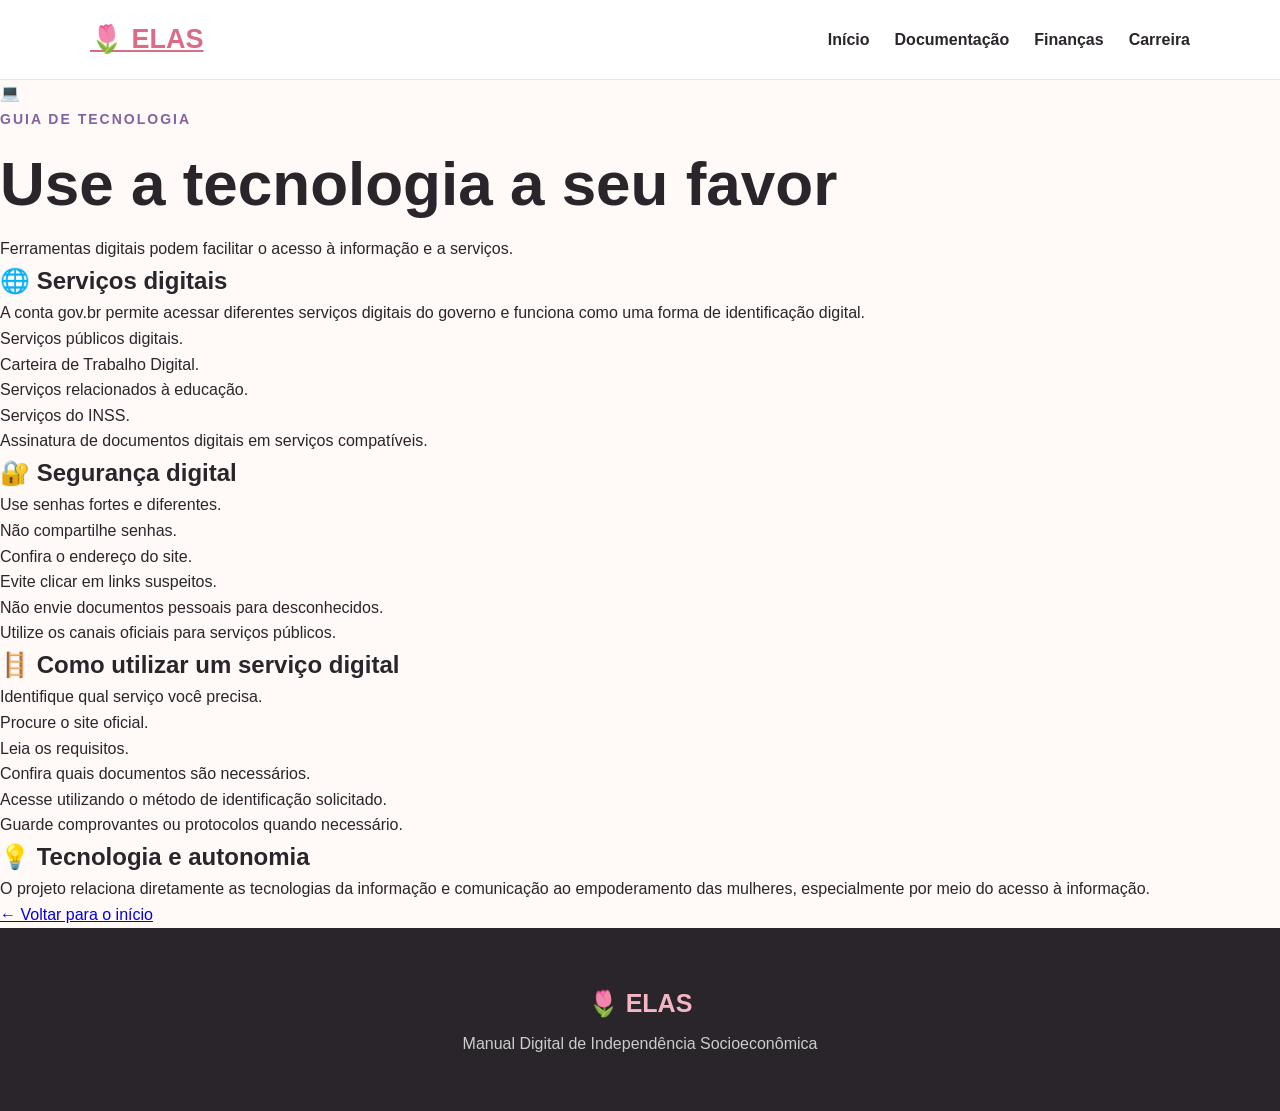
<file: tecnologia.html>
<!DOCTYPE html>
<html lang="pt-BR">

<head>
<meta charset="UTF-8">
<meta name="viewport" content="width=device-width, initial-scale=1.0">
<title>ELAS | Tecnologia</title>
<link rel="stylesheet" href="style.css">
</head>

<body>

<header>
<nav class="navbar">

<a href="index.html" class="logo">🌷 ELAS</a>

<div class="menu">
<a href="index.html">Início</a>
<a href="documentacao.html">Documentação</a>
<a href="financas.html">Finanças</a>
<a href="carreira.html">Carreira</a>
</div>

</nav>
</header>


<section class="page-hero">

<div class="icon-large">💻</div>

<span class="tag">GUIA DE TECNOLOGIA</span>

<h1>Use a tecnologia a seu favor</h1>

<p>
Ferramentas digitais podem facilitar o acesso
à informação e a serviços.
</p>

</section>


<main class="guide">

<section class="guide-section">

<h2>🌐 Serviços digitais</h2>

<p>
A conta gov.br permite acessar diferentes serviços
digitais do governo e funciona como uma forma de
identificação digital.
</p>

<ul>

<li>Serviços públicos digitais.</li>

<li>Carteira de Trabalho Digital.</li>

<li>Serviços relacionados à educação.</li>

<li>Serviços do INSS.</li>

<li>Assinatura de documentos digitais em serviços compatíveis.</li>

</ul>

</section>


<section class="guide-section">

<h2>🔐 Segurança digital</h2>

<ul class="checklist">

<li>Use senhas fortes e diferentes.</li>

<li>Não compartilhe senhas.</li>

<li>Confira o endereço do site.</li>

<li>Evite clicar em links suspeitos.</li>

<li>Não envie documentos pessoais para desconhecidos.</li>

<li>Utilize os canais oficiais para serviços públicos.</li>

</ul>

</section>


<section class="guide-section">

<h2>🪜 Como utilizar um serviço digital</h2>

<ol>

<li>Identifique qual serviço você precisa.</li>

<li>Procure o site oficial.</li>

<li>Leia os requisitos.</li>

<li>Confira quais documentos são necessários.</li>

<li>Acesse utilizando o método de identificação solicitado.</li>

<li>Guarde comprovantes ou protocolos quando necessário.</li>

</ol>

</section>


<section class="guide-section">

<h2>💡 Tecnologia e autonomia</h2>

<p>
O projeto relaciona diretamente as tecnologias da informação
e comunicação ao empoderamento das mulheres, especialmente
por meio do acesso à informação.
</p>

</section>


<a href="index.html" class="back-button">
← Voltar para o início
</a>

</main>


<footer>
<h3>🌷 ELAS</h3>
<p>Manual Digital de Independência Socioeconômica</p>
</footer>

</body>
</html>
</file>
<file: style.css>
* {
    margin: 0;
    padding: 0;
    box-sizing: border-box;
}

html {
    scroll-behavior: smooth;
}

body {
    font-family: Arial, Helvetica, sans-serif;
    background: #fff9f7;
    color: #29252a;
    line-height: 1.6;
}

/* =========================
   MENU
========================= */

header {
    background: rgba(255, 255, 255, 0.96);
    border-bottom: 1px solid #f0dfe4;
    position: sticky;
    top: 0;
    z-index: 1000;
}

.navbar {
    max-width: 1150px;
    margin: auto;
    padding: 18px 25px;

    display: flex;
    justify-content: space-between;
    align-items: center;
}

.logo {
    font-size: 27px;
    font-weight: bold;
    color: #d96c86;
}

.menu {
    display: flex;
    gap: 25px;
}

.menu a {
    text-decoration: none;
    color: #29252a;
    font-weight: bold;
    transition: 0.3s;
}

.menu a:hover {
    color: #d96c86;
}


/* =========================
   HERO
========================= */

.hero {
    max-width: 1150px;
    min-height: 650px;
    margin: auto;
    padding: 90px 25px;

    display: flex;
    justify-content: space-between;
    align-items: center;
    gap: 60px;
}

.hero-text {
    max-width: 680px;
}

.tag {
    color: #8064a2;
    font-size: 14px;
    font-weight: bold;
    letter-spacing: 2px;
}

h1 {
    font-size: 62px;
    line-height: 1.05;
    margin: 20px 0;
}

h1 span {
    color: #d96c86;
}

.hero-text p {
    max-width: 600px;
    font-size: 19px;
    color: #666;
    margin-bottom: 30px;
}

.button {
    display: inline-block;

    background: #d96c86;
    color: white;

    padding: 15px 28px;

    border-radius: 30px;

    text-decoration: none;
    font-weight: bold;

    transition: 0.3s;
}

.button:hover {
    background: #8064a2;
    transform: translateY(-3px);
}


/* =========================
   CARD PRINCIPAL
========================= */

.hero-card {
    width: 320px;
    padding: 45px 35px;

    background: #f6dce3;

    border-radius: 35px;

    text-align: center;

    box-shadow: 0 20px 50px rgba(0, 0, 0, 0.08);
}

.flower {
    font-size: 75px;
    margin-bottom: 15px;
}

.hero-card h3 {
    font-size: 25px;
    margin-bottom: 10px;
}


/* =========================
   ÁREAS
========================= */

.areas {
    padding: 100px 25px;
    background: white;
}

.section-title {
    max-width: 700px;
    margin: auto;
    text-align: center;
}

.section-title span {
    color: #8064a2;
    font-size: 14px;
    font-weight: bold;
    letter-spacing: 2px;
}

.section-title h2 {
    font-size: 42px;
    margin: 15px 0;
}

.section-title p {
    color: #666;
}


/* =========================
   CARDS
========================= */

.cards {
    max-width: 1150px;
    margin: 55px auto 0;

    display: grid;
    grid-template-columns: repeat(3, 1fr);

    gap: 25px;
}

.card {
    padding: 32px;

    background: #fffafa;

    border: 1px solid #f0e5e7;

    border-radius: 25px;

    transition: 0.3s;
}

.card:hover {
    transform: translateY(-8px);

    box-shadow:
        0 18px 40px rgba(0, 0, 0, 0.08);
}

.icon {
    font-size: 42px;
    margin-bottom: 15px;
}

.card h3 {
    font-size: 24px;
    margin-bottom: 10px;
}

.card p {
    color: #666;
    margin-bottom: 20px;
}

.card button {
    border: none;

    background: #8064a2;
    color: white;

    padding: 11px 20px;

    border-radius: 25px;

    cursor: pointer;

    font-weight: bold;

    transition: 0.3s;
}

.card button:hover {
    background: #d96c86;
}


/* =========================
   ODS
========================= */

.ods {
    padding: 100px 25px;

    background: #8064a2;

    color: white;
}

.ods > div {
    max-width: 900px;
    margin: auto;
}

.ods .tag {
    color: #f8dbe3;
}

.ods h2 {
    font-size: 44px;
    margin: 20px 0;
}

.ods p {
    line-height: 1.8;
}

.ods-box {
    margin-top: 20px;

    padding: 25px;

    background: rgba(255, 255, 255, 0.14);

    border-radius: 20px;
}

.ods-box strong {
    font-size: 32px;
}


/* =========================
   PROJETO
========================= */

.project {
    padding: 100px 25px;
    background: #fff9f7;
}

.project-text {
    max-width: 850px;
    margin: 50px auto;
}

.project-text h3 {
    color: #d96c86;

    margin-top: 35px;
    margin-bottom: 10px;

    font-size: 25px;
}

.project-text p {
    color: #555;
    line-height: 1.8;
}


/* =========================
   RODAPÉ
========================= */

footer {
    padding: 55px 25px;

    background: #29252a;

    color: white;

    text-align: center;
}

footer h3 {
    color: #f3b6c2;
    font-size: 25px;
}

footer p {
    margin-top: 8px;
    color: #ccc;
}


/* =========================
   RESPONSIVO
========================= */

@media (max-width: 850px) {

    .navbar {
        flex-direction: column;
        gap: 18px;
    }

    .menu {
        flex-wrap: wrap;
        justify-content: center;
        gap: 15px;
    }

    .hero {
        flex-direction: column;
        text-align: center;
        padding-top: 70px;
    }

    h1 {
        font-size: 45px;
    }

    .hero-card {
        width: 100%;
        max-width: 350px;
    }

    .cards {
        grid-template-columns: 1fr;
        max-width: 500px;
    }

    .section-title h2 {
        font-size: 34px;
    }

    .ods h2 {
        font-size: 34px;
    }
}
</file>
